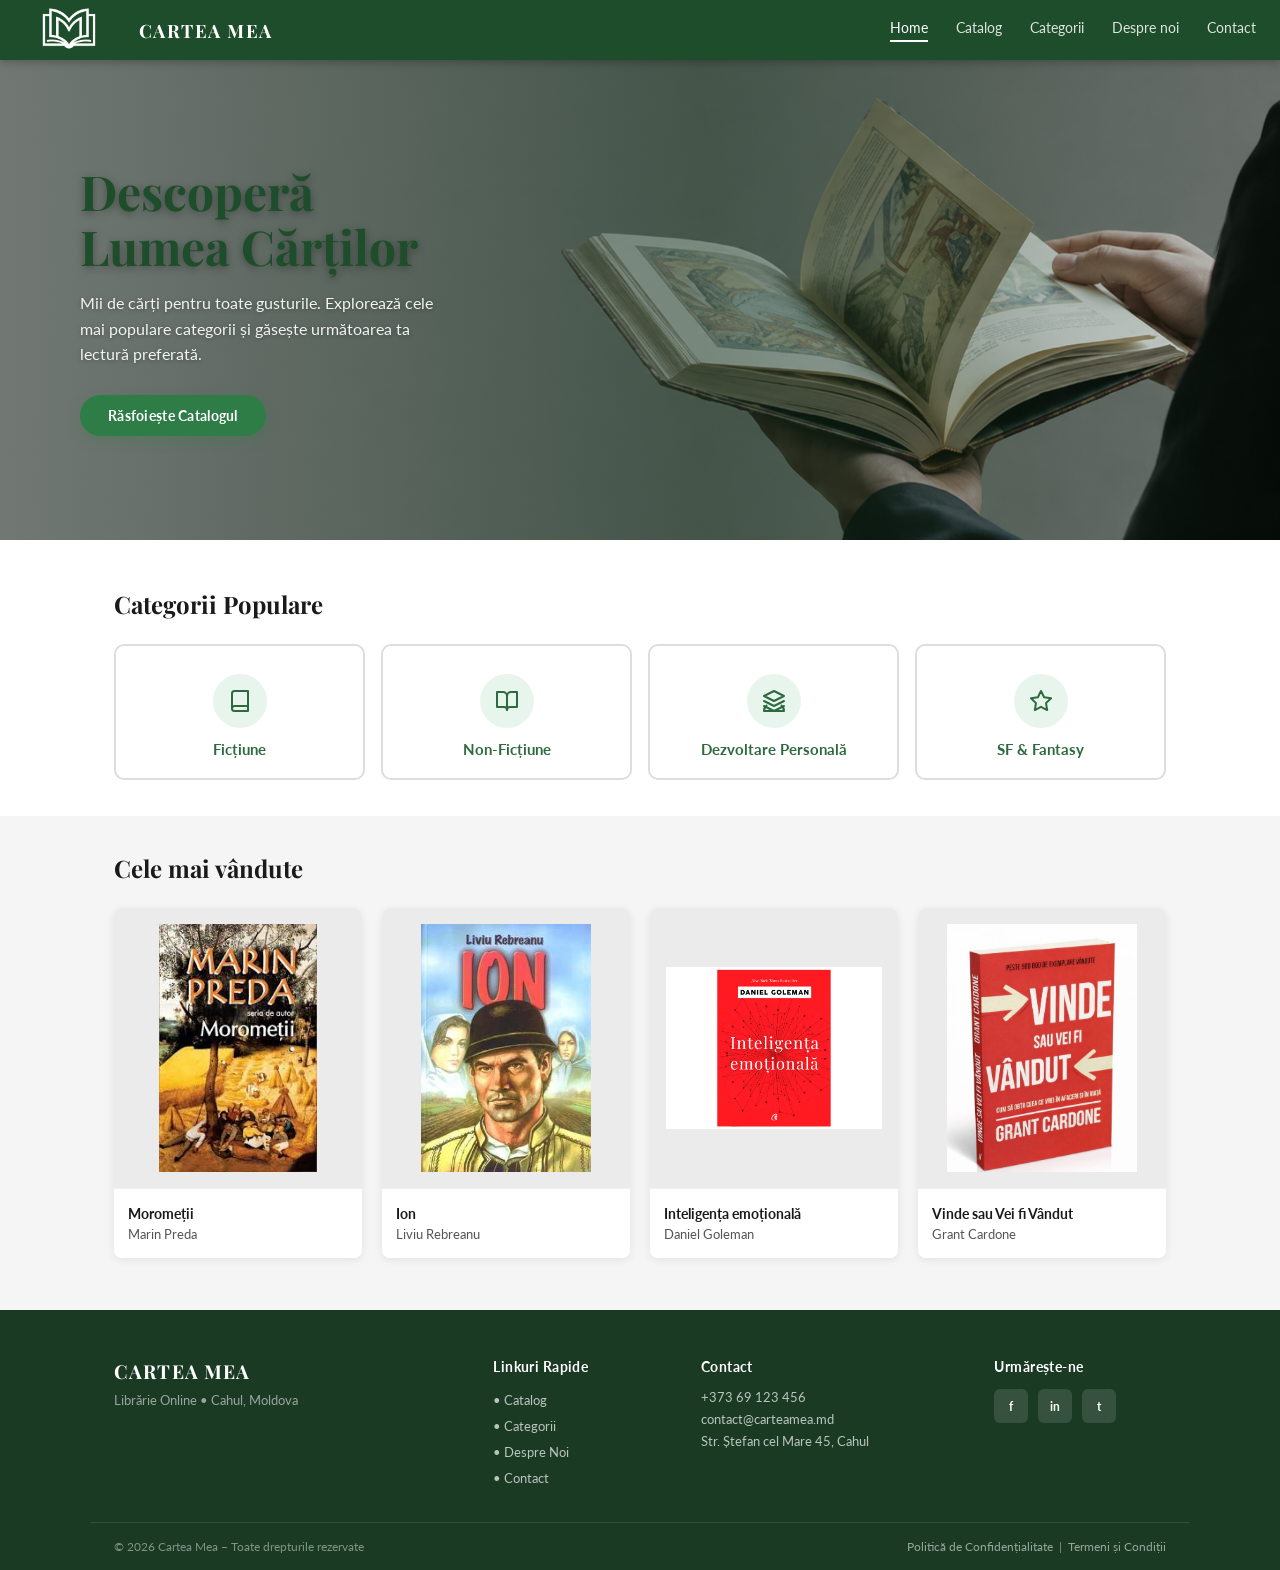
<file: index.html>
<!DOCTYPE html>
<html lang="ro">
<head>
  <meta charset="UTF-8" />
  <meta name="viewport" content="width=device-width, initial-scale=1.0" />
  <title>Cartea Mea – Librărie Online</title>
  <link rel="stylesheet" href="style.css" />
  <link href="https://fonts.googleapis.com/css2?family=Playfair+Display:wght=700&family=Lato:wght=400;700&display=swap" rel="stylesheet" />
</head>
<body>

  <header class="navbar">
    <div class="nav-inner">
      <div class="logo">
        <img src="Imagini/logo1.png" alt="Logo Cartea Mea" onerror="this.style.display='none';" />
        <span>CARTEA MEA</span>
      </div>
      <nav>
        <a href="index.html" class="active">Home</a>
        <a href="catalog.html">Catalog</a>
        <a href="categorii.html">Categorii</a>
        <a href="despre-noi.html">Despre noi</a>
        <a href="contact.html">Contact</a>
      </nav>
    </div>
  </header>

  <section class="hero">
    <img src="Imagini/imagine1.png" alt="Carte deschisă" class="hero-bg-image" />
    <div class="hero-content">
      <h1>Descoperă<br />Lumea Cărților</h1>
      <p>Mii de cărți pentru toate gusturile. Explorează cele mai populare categorii și găsește următoarea ta lectură preferată.</p>
      <a href="catalog.html" class="btn-primary">Răsfoiește Catalogul</a>
    </div>
  </section>

  <section class="section-categories">
    <div class="container">
      <h2>Categorii Populare</h2>
      <div class="categories-grid">
        
        <a href="catalog.html?categorie=Ficțiune" class="category-card">
          <div class="cat-icon">
            <svg width="24" height="24" viewBox="0 0 24 24" fill="none" stroke="currentColor" stroke-width="2" stroke-linecap="round" stroke-linejoin="round"><path d="M4 19.5A2.5 2.5 0 0 1 6.5 17H20"></path><path d="M4 4.5A2.5 2.5 0 0 1 6.5 2H20v20H6.5A2.5 2.5 0 0 1 4 19.5z"></path></svg>
          </div>
          <span>Ficțiune</span>
        </a>

        <a href="catalog.html?categorie=Non-Ficțiune" class="category-card">
          <div class="cat-icon">
            <svg width="24" height="24" viewBox="0 0 24 24" fill="none" stroke="currentColor" stroke-width="2" stroke-linecap="round" stroke-linejoin="round"><path d="M2 3h6a4 4 0 0 1 4 4v14a3 3 0 0 0-3-3H2z"></path><path d="M22 3h-6a4 4 0 0 0-4 4v14a3 3 0 0 1 3-3h7z"></path></svg>
          </div>
          <span>Non-Ficțiune</span>
        </a>

        <a href="catalog.html?categorie=Dezvoltare Personală" class="category-card">
          <div class="cat-icon">
            <svg width="24" height="24" viewBox="0 0 24 24" fill="none" stroke="currentColor" stroke-width="2" stroke-linecap="round" stroke-linejoin="round"><path d="M4.5 16.5c-1.5 1.26-2.5 3.19-2.5 5.5h20c0-2.31-1-4.24-2.5-5.5"></path><path d="M12 2L2 7l10 5 10-5-10-5z"></path><path d="M2 17l10 5 10-5"></path><path d="M2 12l10 5 10-5"></path></svg>
          </div>
          <span>Dezvoltare Personală</span>
        </a>

        <a href="catalog.html?categorie=SF %26 Fantasy" class="category-card">
          <div class="cat-icon">
            <svg width="24" height="24" viewBox="0 0 24 24" fill="none" stroke="currentColor" stroke-width="2" stroke-linecap="round" stroke-linejoin="round"><path d="M12 2l3.09 6.26L22 9.27l-5 4.87 1.18 6.88L12 17.77l-6.18 3.25L7 14.14 2 9.27l6.91-1.01L12 2z"></path></svg>
          </div>
          <span>SF &amp; Fantasy</span>
        </a>

      </div>
    </div>
  </section>

  <section class="section-bestsellers">
    <div class="container">
      <h2>Cele mai vândute</h2>
      <div class="books-grid">

        <div class="book-card">
          <img src="Imagini/images.jfif" alt="Moromeții" onerror="this.style.display='none'; this.nextElementSibling.style.borderTop='none';" />
          <div class="book-info">
            <p class="book-title">Moromeții</p>
            <p class="book-author">Marin Preda</p>
          </div>
        </div>

        <div class="book-card">
          <img src="Imagini/778255.jpg" alt="Ion" onerror="this.style.display='none'; this.nextElementSibling.style.borderTop='none';" />
          <div class="book-info">
            <p class="book-title">Ion</p>
            <p class="book-author">Liviu Rebreanu</p>
          </div>
        </div>

        <div class="book-card">
          <img src="Imagini/100400.webp" alt="Inteligența emoțională" onerror="this.style.display='none'; this.nextElementSibling.style.borderTop='none';" />
          <div class="book-info">
            <p class="book-title">Inteligența emoțională</p>
            <p class="book-author">Daniel Goleman</p>
          </div>
        </div>

        <div class="book-card">
          <img src="Imagini/6567d451-2ad9-4785-b2d7-ba1685578f3e.jpeg" alt="Vinde sau Vei fi Vândut" onerror="this.style.display='none'; this.nextElementSibling.style.borderTop='none';" />
          <div class="book-info">
            <p class="book-title">Vinde sau Vei fi Vândut</p>
            <p class="book-author">Grant Cardone</p>
          </div>
        </div>

      </div>
    </div>
  </section>

  <footer class="footer">
    <div class="footer-inner">
      <div class="footer-brand">
        <div class="footer-logo">CARTEA MEA</div>
        <p>Librărie Online • Cahul, Moldova</p>
      </div>
      <div class="footer-links">
        <h4>Linkuri Rapide</h4>
        <ul>
          <li><a href="catalog.html">• Catalog</a></li>
          <li><a href="categorii.html">• Categorii</a></li>
          <li><a href="despre-noi.html">• Despre Noi</a></li>
          <li><a href="contact.html">• Contact</a></li>
        </ul>
      </div>
      <div class="footer-contact">
        <h4>Contact</h4>
        <p>+373 69 123 456</p>
        <p>contact@carteamea.md</p>
        <p>Str. Ștefan cel Mare 45, Cahul</p>
      </div>
      <div class="footer-social">
        <h4>Urmărește-ne</h4>
        <div class="social-icons">
          <a href="#" class="social-icon">f</a>
          <a href="#" class="social-icon">in</a>
          <a href="#" class="social-icon">t</a>
        </div>
      </div>
    </div>
    <div class="footer-bottom">
      <span>© 2026 Cartea Mea – Toate drepturile rezervate</span>
      <span>
        <a href="#">Politică de Confidențialitate</a> &nbsp;|&nbsp;
        <a href="#">Termeni și Condiții</a>
      </span>
    </div>
  </footer>

</body>
</html>
</file>
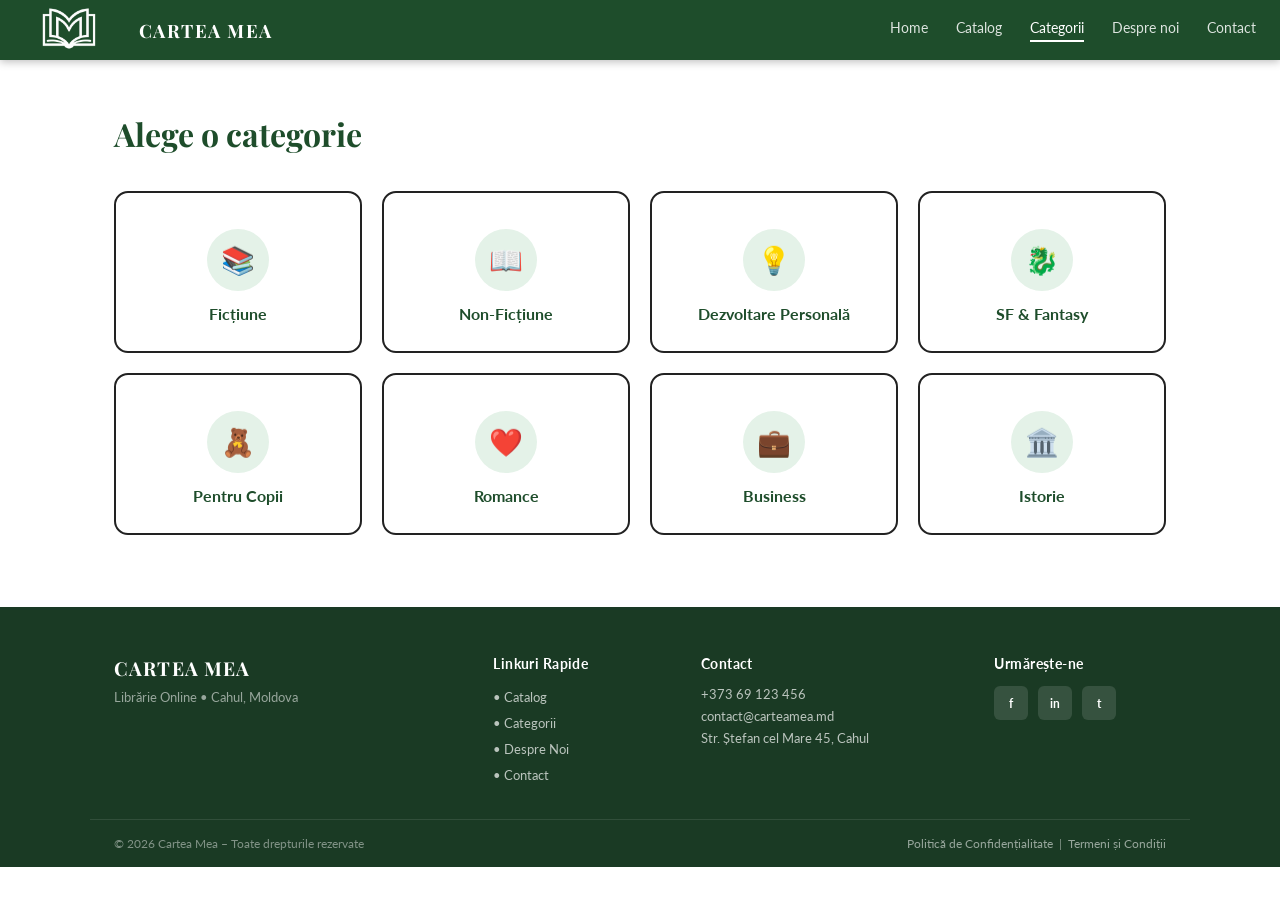
<file: categorii.html>
<!DOCTYPE html>
<html lang="ro">
<head>
  <meta charset="UTF-8" />
  <meta name="viewport" content="width=device-width, initial-scale=1.0" />
  <title>Cartea Mea – Categorii</title>
  <link rel="stylesheet" href="style.css" />
  <link href="https://fonts.googleapis.com/css2?family=Playfair+Display:wght@700&family=Lato:wght@400;700&display=swap" rel="stylesheet" />
  <style>
    .categorii-page {
      max-width: 1100px;
      margin: 0 auto;
      padding: 52px 24px 72px;
    }

    .categorii-page h1 {
      font-family: 'Playfair Display', serif;
      font-size: 2rem;
      color: var(--green-dark);
      font-weight: 700;
      margin-bottom: 36px;
    }

    .categorii-grid {
      display: grid;
      grid-template-columns: repeat(4, 1fr);
      gap: 20px;
    }

    .cat-big-card {
      border: 2px solid #222;
      border-radius: 14px;
      padding: 36px 20px 28px;
      display: flex;
      flex-direction: column;
      align-items: center;
      justify-content: center;
      gap: 14px;
      background: var(--white);
      cursor: pointer;
      text-decoration: none;
      color: var(--green-dark);
      min-height: 150px;
      transition: border-color 0.2s, background 0.2s, box-shadow 0.2s, transform 0.18s;
    }

    .cat-big-card:hover {
      border-color: var(--green-mid);
      background: #f0faf3;
      box-shadow: 0 6px 22px rgba(46,106,63,0.13);
      transform: translateY(-4px);
    }

    .cat-big-card.active {
      border-color: var(--green-mid);
      background: #f0faf3;
    }

    .cat-big-icon {
      width: 62px;
      height: 62px;
      background: #e4f2e8;
      border-radius: 50%;
      display: flex;
      align-items: center;
      justify-content: center;
      font-size: 1.7rem;
      transition: background 0.2s;
    }

    .cat-big-card:hover .cat-big-icon,
    .cat-big-card.active .cat-big-icon {
      background: #c6e8cf;
    }

    .cat-big-card span {
      font-size: 0.97rem;
      font-weight: 700;
      text-align: center;
      color: var(--green-dark);
      font-family: 'Lato', sans-serif;
    }

    @media (max-width: 900px) {
      .categorii-grid {
        grid-template-columns: repeat(2, 1fr);
      }
    }

    @media (max-width: 480px) {
      .categorii-grid {
        grid-template-columns: repeat(2, 1fr);
        gap: 12px;
      }
      .cat-big-card {
        padding: 24px 12px 20px;
        min-height: 120px;
      }
    }
  </style>
</head>
<body>

  <header class="navbar">
    <div class="nav-inner">
      <div class="logo">
        <img src="imagini/logo1.png" alt="Logo Cartea Mea" />
        <span>CARTEA MEA</span>
      </div>
      <nav>
        <a href="index.html">Home</a>
        <a href="catalog.html">Catalog</a>
        <a href="categorii.html" class="active">Categorii</a>
        <a href="despre-noi.html">Despre noi</a>
        <a href="contact.html">Contact</a>
      </nav>
    </div>
  </header>

  <div class="categorii-page">
    <h1>Alege o categorie</h1>

    <div class="categorii-grid">

      <a href="catalog.html?categorie=Ficțiune" class="cat-big-card">
        <div class="cat-big-icon">📚</div>
        <span>Ficțiune</span>
      </a>

      <a href="catalog.html?categorie=Non-Ficțiune" class="cat-big-card">
        <div class="cat-big-icon">📖</div>
        <span>Non-Ficțiune</span>
      </a>

      <a href="catalog.html?categorie=Dezvoltare Personală" class="cat-big-card">
        <div class="cat-big-icon">💡</div>
        <span>Dezvoltare Personală</span>
      </a>

      <a href="catalog.html?categorie=SF &amp; Fantasy" class="cat-big-card">
        <div class="cat-big-icon">🐉</div>
        <span>SF &amp; Fantasy</span>
      </a>

      <a href="catalog.html?categorie=Pentru Copii" class="cat-big-card">
        <div class="cat-big-icon">🧸</div>
        <span>Pentru Copii</span>
      </a>

      <a href="catalog.html?categorie=Romance" class="cat-big-card">
        <div class="cat-big-icon">❤️</div>
        <span>Romance</span>
      </a>

      <a href="catalog.html?categorie=Business" class="cat-big-card">
        <div class="cat-big-icon">💼</div>
        <span>Business</span>
      </a>

      <a href="catalog.html?categorie=Istorie" class="cat-big-card">
        <div class="cat-big-icon">🏛️</div>
        <span>Istorie</span>
      </a>
      

    </div>
  </div>

  <footer class="footer">
    <div class="footer-inner">
      <div class="footer-brand">
        <div class="footer-logo">CARTEA MEA</div>
        <p>Librărie Online • Cahul, Moldova</p>
      </div>
      <div class="footer-links">
        <h4>Linkuri Rapide</h4>
        <ul>
          <li><a href="catalog.html">• Catalog</a></li>
          <li><a href="categorii.html">• Categorii</a></li>
          <li><a href="despre-noi.html">• Despre Noi</a></li>
          <li><a href="contact.html">• Contact</a></li>
        </ul>
      </div>
      <div class="footer-contact">
        <h4>Contact</h4>
        <p>+373 69 123 456</p>
        <p>contact@carteamea.md</p>
        <p>Str. Ștefan cel Mare 45, Cahul</p>
      </div>
      <div class="footer-social">
        <h4>Urmărește-ne</h4>
        <div class="social-icons">
          <a href="#" class="social-icon">f</a>
          <a href="#" class="social-icon">in</a>
          <a href="#" class="social-icon">t</a>
        </div>
      </div>
    </div>
    <div class="footer-bottom">
      <span>© 2026 Cartea Mea – Toate drepturile rezervate</span>
      <span>
        <a href="#">Politică de Confidențialitate</a> &nbsp;|&nbsp;
        <a href="#">Termeni și Condiții</a>
      </span>
    </div>
  </footer>

</body>
</html>
</file>
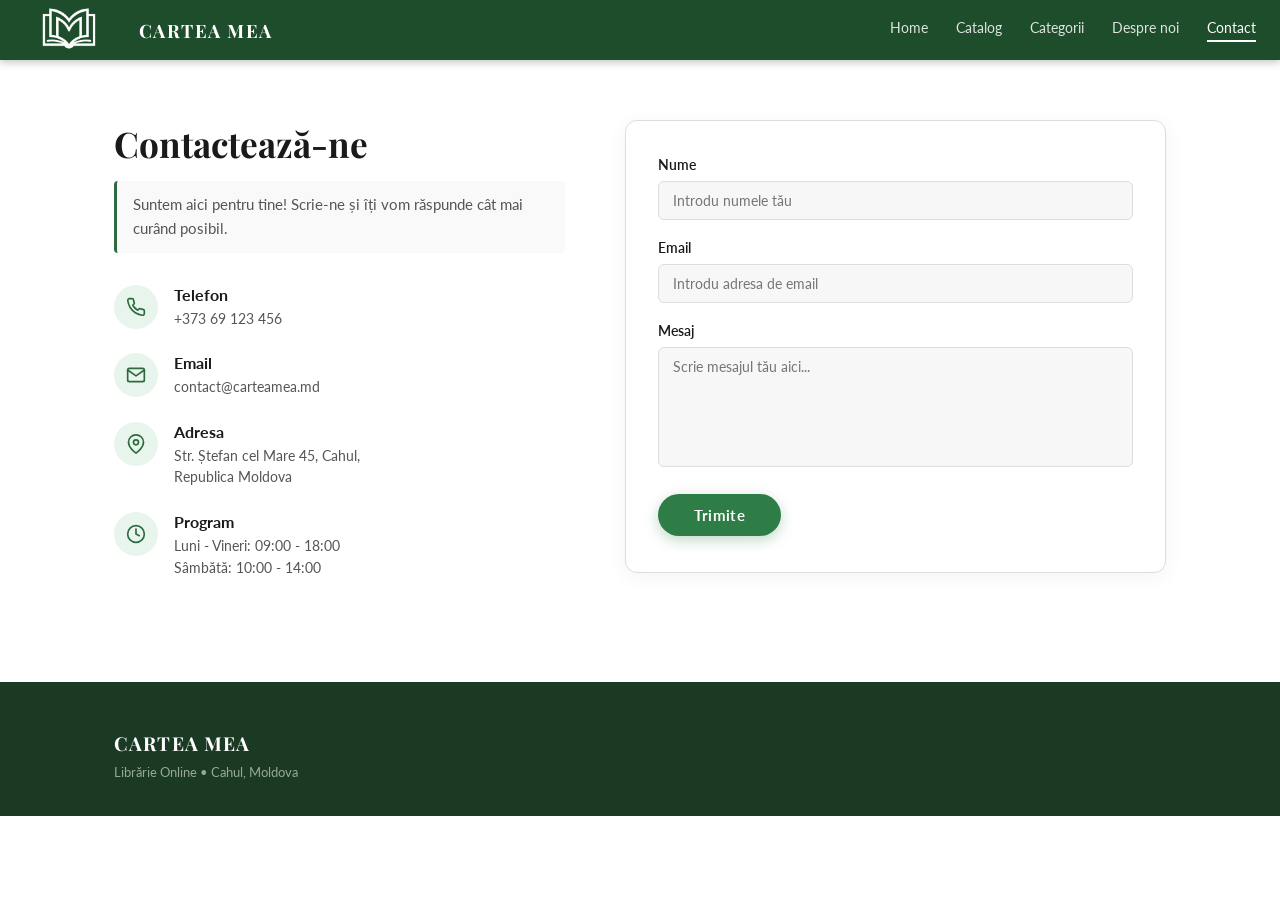
<file: contact.html>
<!DOCTYPE html>
<html lang="ro">
<head>
  <meta charset="UTF-8" />
  <meta name="viewport" content="width=device-width, initial-scale=1.0" />
  <title>Cartea Mea – Contact</title>
  <link rel="stylesheet" href="style.css" />
  <link href="https://fonts.googleapis.com/css2?family=Playfair+Display:wght@700&family=Lato:wght@400;700&display=swap" rel="stylesheet" />
  <style>
    
    .contact-page {
      max-width: 1100px;
      margin: 0 auto;
      padding: 60px 24px 80px;
      display: grid;
      grid-template-columns: 1fr 1.2fr;
      gap: 60px;
      align-items: start;
    }
    
    .contact-info-list {
      display: flex;
      flex-direction: column;
    }

    .contact-info-list h1 {
      font-family: 'Playfair Display', serif;
      font-size: 2.2rem;
      color: var(--text-dark, #1a1a1a);
      font-weight: 700;
      margin-bottom: 14px;
    }

    .contact-intro {
      font-size: 0.93rem;
      color: var(--text-muted, #555);
      line-height: 1.6;
      margin-bottom: 32px;
      background: #f9f9f9;
      border-left: 3px solid var(--green-mid, #2d6a3f);
      padding: 12px 16px;
      border-radius: 4px;
    }

    .contact-item {
      display: flex;
      align-items: flex-start;
      gap: 16px;
      margin-bottom: 24px;
    }

    .contact-item-icon {
      width: 44px;
      height: 44px;
      background-color: #e8f5ec; 
      border-radius: 50%;
      display: flex;
      align-items: center;
      justify-content: center;
      flex-shrink: 0; 
    }

    .contact-item-icon svg {
      width: 20px;
      height: 20px;
      color: var(--green-mid, #2d6a3f); 
    }

    .contact-item-body h3 {
      font-size: 1rem;
      font-weight: 700;
      color: var(--text-dark, #1a1a1a);
      margin-bottom: 4px;
      margin-top: 0;
      font-family: 'Lato', sans-serif;
    }

    .contact-item-body p {
      font-size: 0.9rem;
      color: var(--text-muted, #555);
      line-height: 1.5;
    }

    .contact-form-wrap {
      border: 1px solid var(--gray-border, #ddd);
      border-radius: 12px;
      padding: 36px 32px;
      background: #fff;
      box-shadow: 0 4px 20px rgba(0,0,0,0.05);
    }

    .form-group {
      margin-bottom: 20px;
    }

    .form-group label {
      display: block;
      font-size: 0.85rem;
      font-weight: 600;
      color: var(--text-dark, #1a1a1a);
      margin-bottom: 8px;
      font-family: 'Lato', sans-serif;
    }

    .form-input,
    .form-textarea {
      width: 100%;
      border: 1.5px solid var(--gray-border, #ddd);
      border-radius: 6px;
      padding: 10px 14px;
      font-size: 0.88rem;
      font-family: 'Lato', sans-serif;
      color: #222;
      background: #f7f7f7;
      outline: none;
      transition: border-color 0.2s, background 0.2s;
      resize: none;
    }

    .form-input:focus,
    .form-textarea:focus {
      border-color: var(--green-mid, #2d6a3f);
      background: #fff;
    }

    .form-textarea {
      height: 120px;
    }

    .btn-trimite {
      background: var(--green-btn, #2e7d46);
      color: #fff;
      border: none;
      border-radius: 24px;
      padding: 12px 36px;
      font-size: 0.92rem;
      font-weight: 700;
      font-family: 'Lato', sans-serif;
      cursor: pointer;
      letter-spacing: 0.02em;
      transition: background 0.2s, transform 0.15s;
      box-shadow: 0 4px 14px rgba(46,125,70,0.3);
      margin-top: 4px;
    }

    .btn-trimite:hover {
      background: var(--green-light, #4a8c5c);
      transform: translateY(-2px);
    }

    @media (max-width: 900px) {
      .contact-page {
        grid-template-columns: 1fr;
        gap: 40px;
        padding-top: 40px;
      }
    }
  </style>
</head>
<body>

  <header class="navbar">
    <div class="nav-inner">
      <div class="logo">
        <img src="imagini/logo1.png" alt="Logo Cartea Mea" onerror="this.style.display='none';" />
        <span>CARTEA MEA</span>
      </div>
      <nav>
        <a href="index.html">Home</a>
        <a href="catalog.html">Catalog</a>
        <a href="categorii.html">Categorii</a>
        <a href="despre-noi.html">Despre noi</a>
        <a href="contact.html" class="active">Contact</a>
      </nav>
    </div>
  </header>

  <main>
    <div class="contact-page">
      
      <div class="contact-info-list"> 
        <h1>Contactează-ne</h1>
        <div class="contact-intro">
          Suntem aici pentru tine! Scrie-ne și îți vom răspunde cât mai curând posibil.
        </div>

        <div class="contact-item">
          <div class="contact-item-icon">
            <svg viewBox="0 0 24 24" fill="none" stroke="currentColor" stroke-width="2" stroke-linecap="round" stroke-linejoin="round"><path d="M22 16.92v3a2 2 0 0 1-2.18 2 19.79 19.79 0 0 1-8.63-3.07 19.5 19.5 0 0 1-6-6 19.79 19.79 0 0 1-3.07-8.67A2 2 0 0 1 4.11 2h3a2 2 0 0 1 2 1.72 12.84 12.84 0 0 0 .7 2.81 2 2 0 0 1-.45 2.11L8.09 9.91a16 16 0 0 0 6 6l1.27-1.27a2 2 0 0 1 2.11-.45 12.84 12.84 0 0 0 2.81.7A2 2 0 0 1 22 16.92z"></path></svg>
          </div>
          <div class="contact-item-body">
            <h3>Telefon</h3>
            <p>+373 69 123 456</p>
          </div>
        </div>
      
        <div class="contact-item">
          <div class="contact-item-icon">
            <svg viewBox="0 0 24 24" fill="none" stroke="currentColor" stroke-width="2" stroke-linecap="round" stroke-linejoin="round"><path d="M4 4h16c1.1 0 2 .9 2 2v12c0 1.1-.9 2-2 2H4c-1.1 0-2-.9-2-2V6c0-1.1.9-2 2-2z"></path><polyline points="22,6 12,13 2,6"></polyline></svg>
          </div>
          <div class="contact-item-body">
            <h3>Email</h3>
            <p>contact@carteamea.md</p>
          </div>
        </div>
      
        <div class="contact-item">
          <div class="contact-item-icon">
            <svg viewBox="0 0 24 24" fill="none" stroke="currentColor" stroke-width="2" stroke-linecap="round" stroke-linejoin="round"><path d="M21 10c0 7-9 13-9 13s-9-6-9-13a9 9 0 0 1 18 0z"></path><circle cx="12" cy="10" r="3"></circle></svg>
          </div>
          <div class="contact-item-body">
            <h3>Adresa</h3>
            <p>Str. Ștefan cel Mare 45, Cahul,<br />Republica Moldova</p>
          </div>
        </div>
      
        <div class="contact-item">
          <div class="contact-item-icon">
            <svg viewBox="0 0 24 24" fill="none" stroke="currentColor" stroke-width="2" stroke-linecap="round" stroke-linejoin="round"><circle cx="12" cy="12" r="10"></circle><polyline points="12 6 12 12 16 14"></polyline></svg>
          </div>
          <div class="contact-item-body">
            <h3>Program</h3>
            <p>Luni - Vineri: 09:00 - 18:00<br />Sâmbătă: 10:00 - 14:00</p>
          </div>
        </div>
      </div>

      <div class="contact-form-wrap">
        <form action="https://api.sheetmonkey.io/form/emnpQ4orfUFcjezgvYzMAD" method="post">
          
          <div class="form-group">
            <label>Nume</label>
            <input type="text" name="Nume" class="form-input" placeholder="Introdu numele tău" required />
          </div>
          
          <div class="form-group">
            <label>Email</label>
            <input type="email" name="Email" class="form-input" placeholder="Introdu adresa de email" required />
          </div>
          
          <div class="form-group">
            <label>Mesaj</label>
            <textarea name="Mesaj" class="form-textarea" placeholder="Scrie mesajul tău aici..." required></textarea>
          </div>
          
          <input type="hidden" name="Created" value="x-sheetmonkey-current-date-time" />
          
          <button type="submit" class="btn-trimite">Trimite</button>
        </form>
      </div>

    </div>
  </main>

  <footer class="footer">
    <div class="footer-inner">
      <div class="footer-brand">
        <div class="footer-logo">CARTEA MEA</div>
        <p>Librărie Online • Cahul, Moldova</p>
      </div>
    </div>
  </footer>

</body>
</html>
</file>
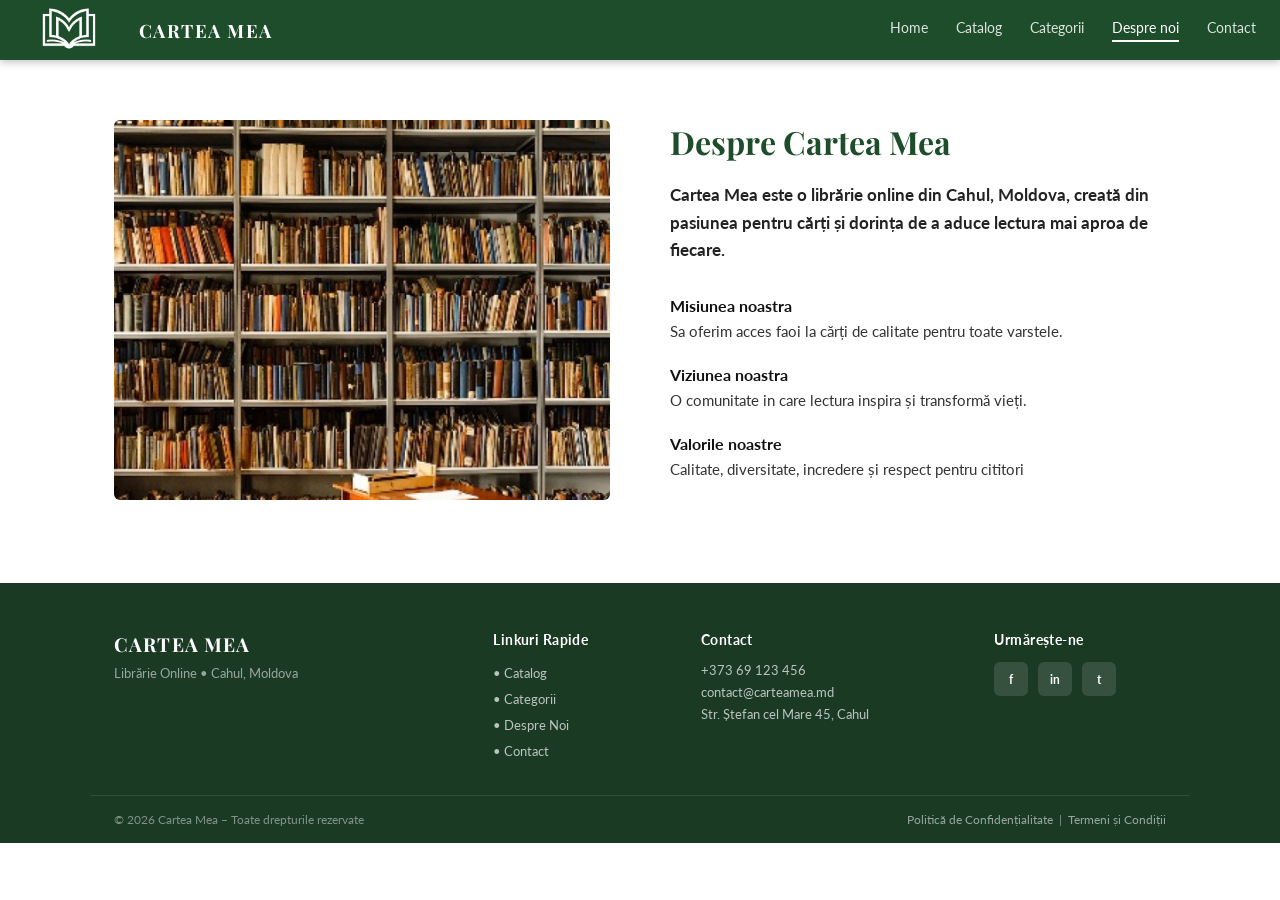
<file: despre-noi.html>
<!DOCTYPE html>
<html lang="ro">
<head>
  <meta charset="UTF-8" />
  <meta name="viewport" content="width=device-width, initial-scale=1.0" />
  <title>Cartea Mea – Despre noi</title>
  <link rel="stylesheet" href="style.css" />
  <link href="https://fonts.googleapis.com/css2?family=Playfair+Display:wght@700&family=Lato:wght@400;700&display=swap" rel="stylesheet" />
  <style>
    .despre-page {
      max-width: 1100px;
      margin: 0 auto;
      padding: 60px 24px 80px;
      display: grid;
      grid-template-columns: 1fr 1fr;
      gap: 60px;
      align-items: start;
    }

    .despre-image {
      width: 100%;
      border-radius: 6px;
      object-fit: cover;
      height: 380px;
      background: #c8b89a;
      display: block;
    }

   
    .despre-image-placeholder {
      width: 100%;
      height: 380px;
      background: linear-gradient(135deg, #c8b89a, #a0886a);
      border-radius: 6px;
      display: flex;
      align-items: center;
      justify-content: center;
      font-size: 4rem;
      opacity: 0.6;
    }

    .despre-content h1 {
      font-family: 'Playfair Display', serif;
      font-size: 2rem;
      color: var(--green-dark);
      font-weight: 700;
      margin-bottom: 18px;
    }

    .despre-intro {
      font-size: 1.05rem;
      color: #222;
      line-height: 1.65;
      font-weight: 700;
      margin-bottom: 32px;
    }

    .despre-item {
      margin-bottom: 22px;
    }

    .despre-item h3 {
      font-size: 1rem;
      font-weight: 700;
      color: #111;
      margin-bottom: 5px;
      font-family: 'Lato', sans-serif;
    }

    .despre-item p {
      font-size: 0.93rem;
      color: #333;
      line-height: 1.55;
    }

    @media (max-width: 768px) {
      .despre-page {
        grid-template-columns: 1fr;
        gap: 32px;
      }
    }
  </style>
</head>
<body>

  <header class="navbar">
    <div class="nav-inner">
      <div class="logo">
        <img src="imagini/logo1.png" alt="Logo Cartea Mea"
             onerror="this.style.display='none';" />
        <span>CARTEA MEA</span>
      </div>
      <nav>
        <a href="index.html">Home</a>
        <a href="catalog.html">Catalog</a>
        <a href="categorii.html">Categorii</a>
        <a href="despre-noi.html" class="active">Despre noi</a>
        <a href="contact.html">Contact</a>
      </nav>
    </div>
  </header>

  <main>
    <div class="despre-page">

     
      <div>
        <img src="Imagini/Screenshot_10.png" alt="Librărie"
             class="despre-image"
             onerror="this.style.display='none';this.nextElementSibling.style.display='flex';" />
        <div class="despre-image-placeholder" style="display:none;">📚</div>
      </div>

      <div class="despre-content">
        <h1>Despre Cartea Mea</h1>
        <p class="despre-intro">
          Cartea Mea este o librărie online din Cahul, Moldova,
          creată din pasiunea pentru cărți și dorința de a aduce
          lectura mai aproa de fiecare.
        </p>

        <div class="despre-item">
          <h3>Misiunea noastra</h3>
          <p>Sa oferim acces faoi la cărți de calitate pentru toate varstele.</p>
        </div>

        <div class="despre-item">
          <h3>Viziunea noastra</h3>
          <p>O comunitate in care lectura inspira și transformă vieți.</p>
        </div>

        <div class="despre-item">
          <h3>Valorile noastre</h3>
          <p>Calitate, diversitate, incredere și respect pentru cititori</p>
        </div>
      </div>

    </div>
  </main>

  <footer class="footer">
    <div class="footer-inner">
      <div class="footer-brand">
        <div class="footer-logo">CARTEA MEA</div>
        <p>Librărie Online • Cahul, Moldova</p>
      </div>
      <div class="footer-links">
        <h4>Linkuri Rapide</h4>
        <ul>
          <li><a href="catalog.html">• Catalog</a></li>
          <li><a href="categorii.html">• Categorii</a></li>
          <li><a href="despre-noi.html">• Despre Noi</a></li>
          <li><a href="contact.html">• Contact</a></li>
        </ul>
      </div>
      <div class="footer-contact">
        <h4>Contact</h4>
        <p>+373 69 123 456</p>
        <p>contact@carteamea.md</p>
        <p>Str. Ștefan cel Mare 45, Cahul</p>
      </div>
      <div class="footer-social">
        <h4>Urmărește-ne</h4>
        <div class="social-icons">
          <a href="#" class="social-icon">f</a>
          <a href="#" class="social-icon">in</a>
          <a href="#" class="social-icon">t</a>
        </div>
      </div>
    </div>
    <div class="footer-bottom">
      <span>© 2026 Cartea Mea – Toate drepturile rezervate</span>
      <span>
        <a href="#">Politică de Confidențialitate</a> &nbsp;|&nbsp;
        <a href="#">Termeni și Condiții</a>
      </span>
    </div>
  </footer>

</body>
</html>
</file>
<file: style.css>
*, *::before, *::after {
  box-sizing: border-box;
  margin: 0;
  padding: 0;
}

:root {
  --green-dark:   #1e4d2b;
  --green-mid:    #2d6a3f;
  --green-light:  #4a8c5c;
  --green-btn:    #2e7d46;
  --white:        #ffffff;
  --gray-light:   #f5f5f5;
  --gray-border:  #ddd;
  --text-dark:    #1a1a1a;
  --text-muted:   #555;
  --footer-bg:    #1a3a24;
}

html { scroll-behavior: smooth; }

body {
  font-family: 'Lato', sans-serif;
  color: var(--text-dark);
  background: var(--white);
}

a { text-decoration: none; color: inherit; }
img { display: block; max-width: 100%; }

.navbar {
  background: var(--green-dark);
  position: sticky;
  top: 0;
  z-index: 100;
  box-shadow: 0 2px 8px rgba(0,0,0,0.25);
}

.nav-inner {
  max-width: 2000px; 
  margin: 0 auto;
  padding: 0 24px;
  height: 60px;
  display: flex;
  align-items: center;
  justify-content: space-between;
}

.logo {
  display: flex;
  align-items: center;
  gap: 10px;
  font-family: 'Playfair Display', serif;
  font-size: 1.15rem;
  color: var(--white);
  letter-spacing: 0.08em;
  font-weight: 700;
}

.logo img {
  height: 80px;
  width: auto;
  display: block;
  margin-left: -15px; 
}

nav {
  display: flex;
  gap: 28px;
}

nav a {
  color: rgba(255,255,255,0.85);
  font-size: 0.9rem;
  font-weight: 400;
  transition: color 0.2s;
  padding-bottom: 4px;
}

nav a:hover,
nav a.active {
  color: var(--white);
  border-bottom: 2px solid var(--white);
}

.hero {
  position: relative;
  width: 100%;
  min-height: 480px;
  display: flex;
  align-items: center;
  overflow: hidden;
  background: #585f57;
}

.hero::after {
  content: '';
  position: absolute;
  inset: 0;
  background: linear-gradient(to right, rgba(111, 119, 114, 0.85) 0%, rgba(20,50,30,0.55) 55%, rgba(20,50,30,0.2) 100%);
  z-index: 2;
}

.hero-bg-image {
  position: absolute;
  top: 0; left: 0;
  width: 100%; height: 100%;
  object-fit: cover;
  object-position: right center;
  z-index: 1;
}

.about-image {
  max-width: 400px; 
  width: 100%;
  height: auto;
  border-radius: 10px; 
  object-fit: cover;
}

.hero-content {
  position: relative;
  z-index: 3;
  max-width: 500px;
  padding: 48px 24px 48px 80px;
}

.hero-content h1 {
  font-family: 'Playfair Display', serif;
  font-size: 3rem;
  color: var(--green-dark);
  line-height: 1.15;
  margin-bottom: 16px;
  text-shadow: 0 2px 8px rgba(0,0,0,0.35);
}

.hero-content p {
  font-size: 1rem;
  color: rgba(255,255,255,0.92);
  max-width: 380px;
  line-height: 1.6;
  margin-bottom: 28px;
  text-shadow: 0 1px 4px rgba(0,0,0,0.3);
}

.btn-primary {
  display: inline-block;
  background: var(--green-btn);
  color: var(--white);
  padding: 12px 28px;
  border-radius: 24px;
  font-size: 0.9rem;
  font-weight: 700;
  letter-spacing: 0.02em;
  transition: background 0.2s, transform 0.15s;
  box-shadow: 0 4px 14px rgba(46,125,70,0.3);
  border: none;
  cursor: pointer;
}

.btn-primary:hover {
  background: var(--green-light);
  transform: translateY(-2px);
}

.container {
  max-width: 1100px;
  margin: 0 auto;
  padding: 0 24px;
}

.section-categories {
  background: var(--white);
  padding: 48px 0 36px;
}

.section-categories h2,
.section-bestsellers h2 {
  font-family: 'Playfair Display', serif;
  font-size: 1.5rem;
  color: var(--text-dark);
  margin-bottom: 24px;
}

.categories-grid {
  display: grid;
  grid-template-columns: repeat(4, 1fr);
  gap: 16px;
}

.category-card {
  border: 2px solid var(--gray-border);
  border-radius: 10px;
  padding: 28px 16px 20px;
  display: flex;
  flex-direction: column;
  align-items: center;
  gap: 12px;
  cursor: pointer;
  transition: border-color 0.2s, box-shadow 0.2s, transform 0.15s;
  background: var(--white);
}

.category-card:hover {
  border-color: var(--green-mid);
  box-shadow: 0 4px 16px rgba(46,106,63,0.12);
  transform: translateY(-3px);
}

.cat-icon {
  width: 54px;
  height: 54px;
  background: #e8f5ec;
  border-radius: 50%;
  display: flex;
  align-items: center;
  justify-content: center;
  font-size: 1.5rem;
  color: var(--green-mid);
}

.category-card span {
  font-size: 0.95rem;
  font-weight: 700;
  color: var(--green-mid);
  text-align: center;
}

.section-bestsellers {
  background: var(--gray-light);
  padding: 36px 0 52px;
}

.books-grid {
  display: grid;
  grid-template-columns: repeat(4, 1fr);
  gap: 20px;
}

.book-card {
  background: var(--white);
  border-radius: 8px;
  overflow: hidden;
  box-shadow: 0 2px 8px rgba(0,0,0,0.08);
  transition: transform 0.2s, box-shadow 0.2s;
  cursor: pointer;
  display: flex;
  flex-direction: column;
}

.book-card:hover {
  transform: translateY(-4px);
  box-shadow: 0 8px 24px rgba(0,0,0,0.13);
}

.book-card img {
  width: 100%;
  height: 280px;            
  object-fit: contain;      
  background-color: #ebebeb; 
  padding: 16px;            
  display: block;
}

.book-info {
  padding: 16px 14px;       
  background: var(--white);
  border-top: 1px solid #f0f0f0;
  flex-grow: 1;             
}

.book-title {
  font-size: 0.88rem;
  font-weight: 700;
  color: var(--text-dark);
  margin-bottom: 4px;
}

.book-author {
  font-size: 0.8rem;
  color: var(--text-muted);
}

.footer {
  background: var(--footer-bg);
  color: rgba(255,255,255,0.85);
}

.footer-inner {
  max-width: 1100px;
  margin: 0 auto;
  padding: 48px 24px 36px;
  display: grid;
  grid-template-columns: 2fr 1fr 1.5fr 1fr;
  gap: 36px;
}

.footer-logo {
  font-family: 'Playfair Display', serif;
  font-size: 1.2rem;
  color: var(--white);
  font-weight: 700;
  margin-bottom: 8px;
  letter-spacing: 0.06em;
}

.footer-brand p {
  font-size: 0.8rem;
  color: rgba(255,255,255,0.55);
  margin-top: 4px;
}

.footer h4 {
  font-size: 0.9rem;
  font-weight: 700;
  color: var(--white);
  margin-bottom: 14px;
  letter-spacing: 0.03em;
}

.footer-links ul {
  list-style: none;
  display: flex;
  flex-direction: column;
  gap: 7px;
}

.footer-links a,
.footer-contact p {
  font-size: 0.82rem;
  color: rgba(255,255,255,0.7);
  transition: color 0.2s;
}

.footer-links a:hover { color: var(--white); }
.footer-contact p { margin-bottom: 6px; }

.social-icons {
  display: flex;
  gap: 10px;
  margin-top: 4px;
}

.social-icon {
  width: 34px;
  height: 34px;
  border-radius: 6px;
  background: rgba(255,255,255,0.12);
  display: flex;
  align-items: center;
  justify-content: center;
  font-size: 0.75rem;
  font-weight: 700;
  color: var(--white);
  transition: background 0.2s;
}

.social-icon:hover { background: var(--green-light); }

.footer-bottom {
  border-top: 1px solid rgba(255,255,255,0.1);
  max-width: 1100px;
  margin: 0 auto;
  padding: 16px 24px;
  display: flex;
  justify-content: space-between;
  align-items: center;
  font-size: 0.75rem;
  color: rgba(255,255,255,0.45);
}

.footer-bottom a {
  color: rgba(255,255,255,0.55);
  transition: color 0.2s;
}

.footer-bottom a:hover { color: var(--white); }

@media (max-width: 900px) {
  .hero { flex-direction: column; }
  .hero-content { padding: 36px 24px; text-align: center; }
  .hero-content p { margin: 0 auto 24px; }

  .categories-grid,
  .books-grid { grid-template-columns: repeat(2, 1fr); }

  .footer-inner { grid-template-columns: 1fr 1fr; gap: 28px; }
  
  .contact-container {
    grid-template-columns: 1fr !important;
    gap: 32px;
    margin: 30px auto;
  }
}

@media (max-width: 600px) {
  .nav-inner { flex-direction: column; height: auto; padding: 12px 16px; gap: 10px; }
  nav { gap: 14px; flex-wrap: wrap; justify-content: center; }

  .hero-content h1 { font-size: 1.9rem; }

  
  .categories-grid { grid-template-columns: repeat(2, 1fr); gap: 12px; }
  .books-grid { grid-template-columns: repeat(2, 1fr); gap: 12px; }
  
  
  .book-card img { height: 210px; padding: 8px; }

  .footer-inner { grid-template-columns: 1fr; }
  .footer-bottom { flex-direction: column; gap: 8px; text-align: center; }
}

.contact-container {
  display: grid;
  grid-template-columns: 1fr 1.2fr; 
  gap: 60px;                        
  max-width: 1100px;                
  margin: 60px auto;                
  padding: 0 24px;
  align-items: start;
}

.contact-form {
  background: var(--white);
  border: 1px solid var(--gray-border);
  border-radius: 12px;
  padding: 32px;
  box-shadow: 0 4px 20px rgba(0,0,0,0.05);
}

.contact-item {
  display: flex;
  align-items: flex-start;
  gap: 16px;
  margin-bottom: 28px;
}

.contact-item-icon {
  width: 44px;
  height: 44px;
  background-color: #e8f5ec; 
  border-radius: 50%;
  display: flex;
  align-items: center;
  justify-content: center;
  flex-shrink: 0; 
}

.contact-item-icon svg {
  width: 20px;
  height: 20px;
  color: var(--green-mid); 
}

.contact-item-body h3 {
  font-size: 1rem;
  font-weight: 700;
  color: var(--text-dark);
  margin-bottom: 4px;
  margin-top: 0;
}

.contact-item-body p {
  font-size: 0.9rem;
  color: var(--text-muted);
  line-height: 1.6;
  margin: 0;
}
</file>
